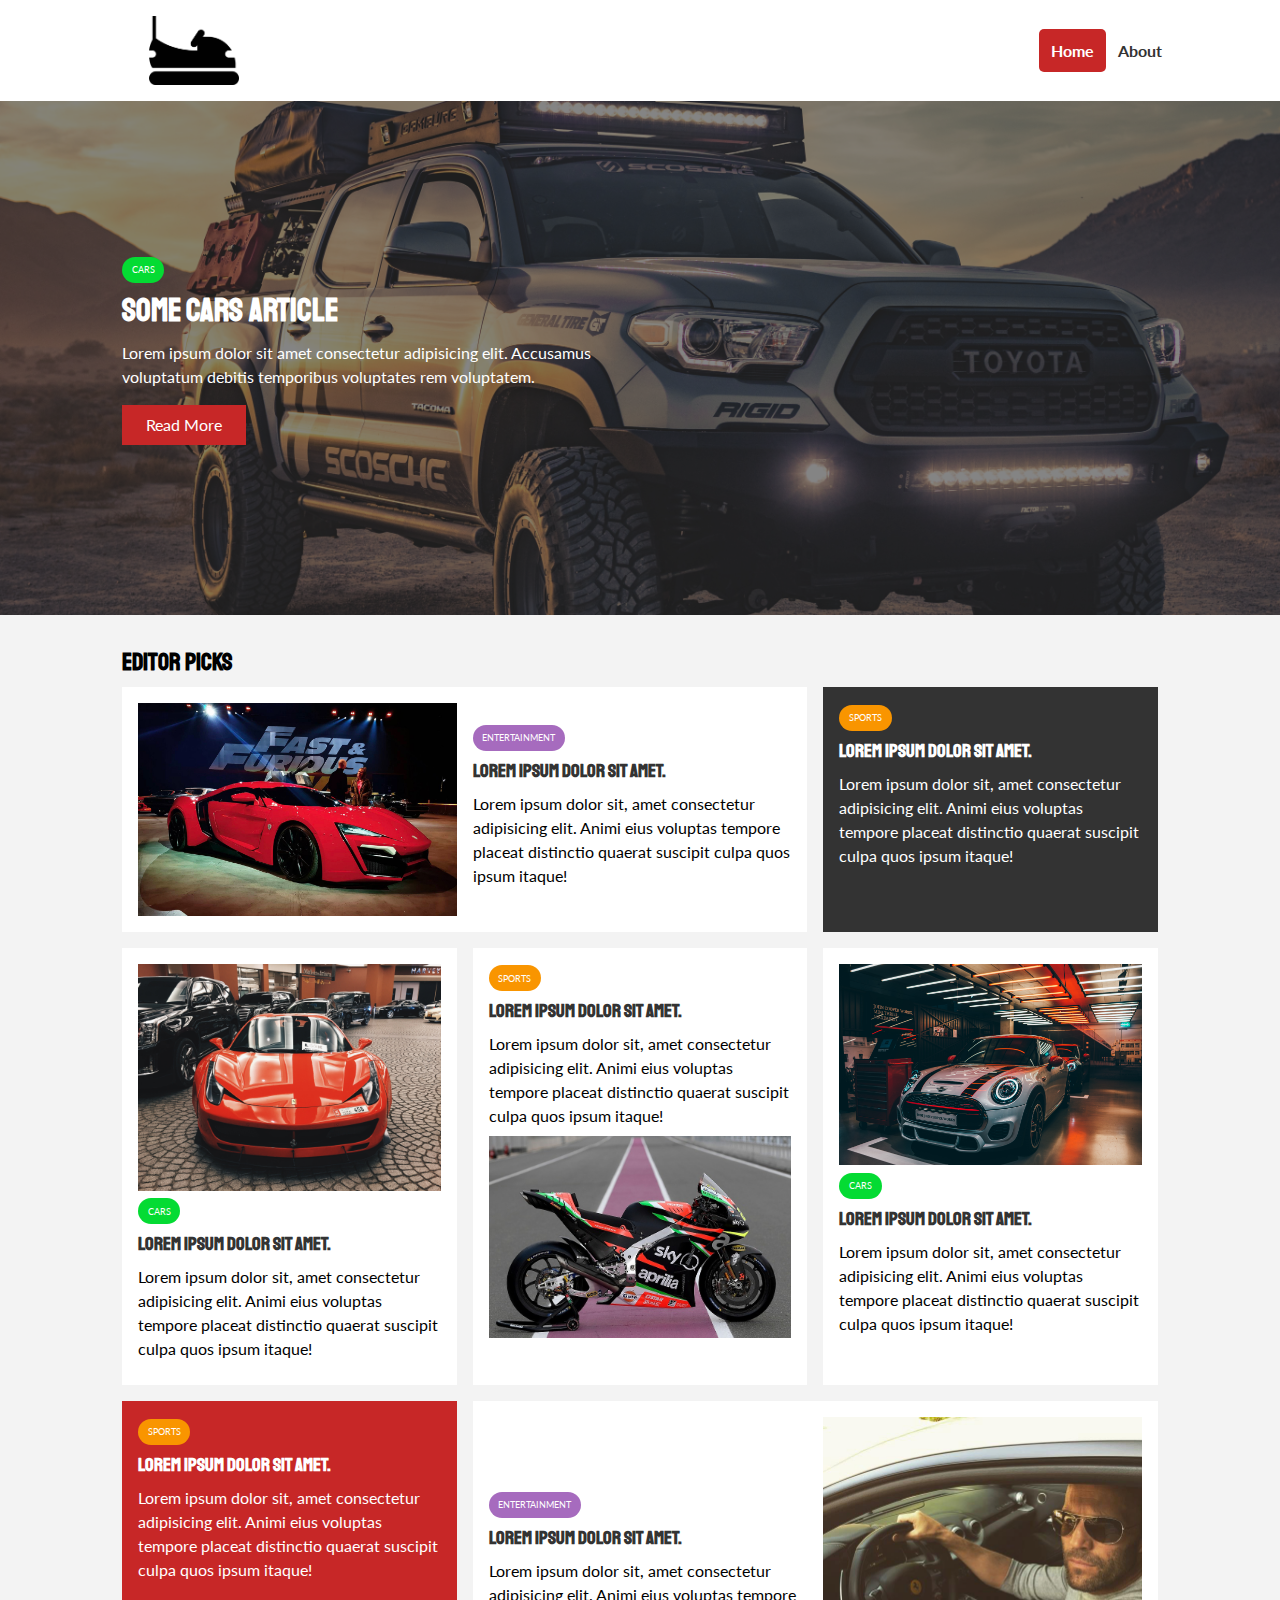
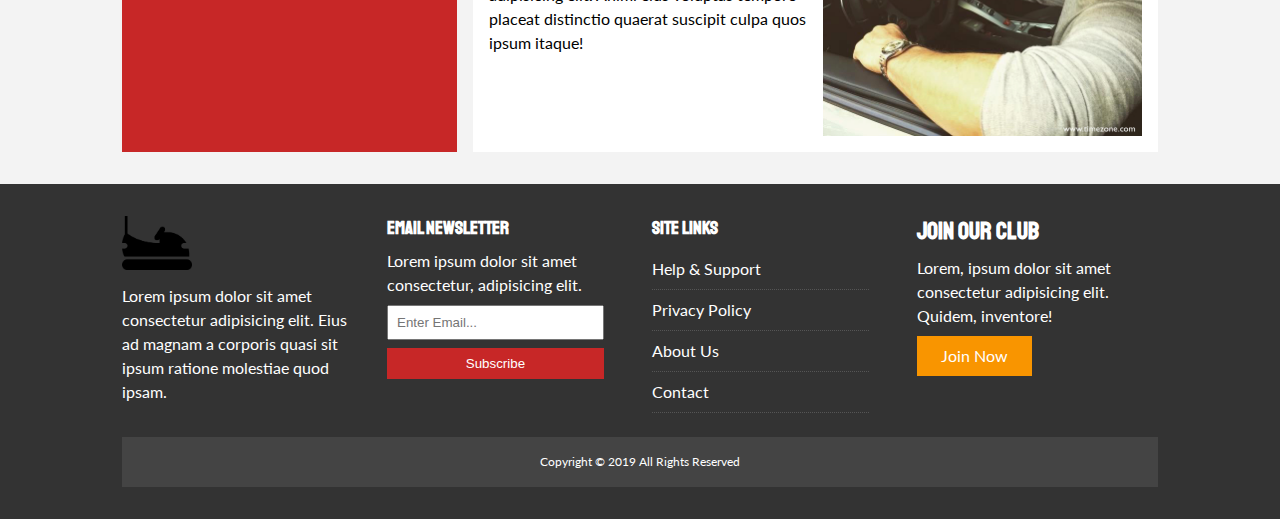
<file: index.html>
<!DOCTYPE html>
<html lang="en">
<head>
  <meta charset="UTF-8">
  <meta name="viewport" content="width=device-width, initial-scale=1.0">
  <meta http-equiv="X-UA-Compatible" content="ie=edge">
  <link rel="stylesheet" media="screen and (max-width: 768px)" href="css/mobile.css">
  <link rel="stylesheet" href="css/style.css">
  <link rel="stylesheet" href="https://use.fontawesome.com/releases/v5.9.0/css/all.css" 
  integrity="sha384-i1LQnF23gykqWXg6jxC2ZbCbUMxyw5gLZY6UiUS98LYV5unm8GWmfkIS6jqJfb4E" 
  crossorigin="anonymous">
  <link rel="shortcut icon" type="image/x-icon" href="/favicon.ico">
  <link href="https://fonts.googleapis.com/css?family=Lato|Staatliches&display=swap" rel="stylesheet">
  <title>News Grid | Latest News</title>
</head>
<body>
  <!-- Navbar --> 
  <nav id="main-nav">
    <div class="container">
      <img src="img/logo.png" alt="NewsGrid" class="logo">
      <div class="social">
        <a href="https://web.facebook.com/lalic.zeljko.3" target="_blank"><i class="fab fa-facebook fa-2x"></i></a>
        <a href="http://twitter.com" target="_blank"><i class="fab fa-twitter fa-2x"></i></a>
        <a href="https://www.instagram.com/laliczeljko/" target="_blank"><i class="fab fa-instagram fa-2x"></i></a>
        <a href="https://www.youtube.com/channel/UCvvAGeaFv92Piyc5FnkAH-A?view_as=subscriber" target="_blank"><i class="fab fa-youtube fa-2x"></i></a>
    </div>
      <ul>
        <li><a class="current" href="index.html">Home</a></li>
        <li><a  href="about.html">About</a></li>
      </ul>
    </div>
  </nav>

  <!-- Showcase -->
  <header id="showcase">
    <div class="container">
      <div class="showcase-container">
       <div class="showcase-content">
         <div class="category category-cars">Cars</div>
           <h1>Some Cars Article</h1>
           <p>Lorem ipsum dolor sit amet consectetur adipisicing elit.
              Accusamus voluptatum debitis temporibus voluptates rem
              voluptatem.</p>
              <a href="article.html" class="btn btn-primary">Read More</a>
       </div>
    </div>
  </div>
  </header>

  <!-- Home Articles -->
  <section id="home-articles" class="py-2">
    <div class="container">
        <h2>Editor Picks</h2>
    <div class="articles-container">
      <article class="card">
         <img src="img/articles/ent1.jpg" alt="">
          <div>
             <div class="category category-ent">Entertainment</div>
              <h3>
               <a href="article.html">Lorem ipsum dolor sit amet.</a>
             </h3>
             <p>Lorem ipsum dolor sit, amet consectetur adipisicing elit. 
               Animi eius voluptas tempore placeat distinctio quaerat suscipit
               culpa quos ipsum itaque!</p>
          </div>
      </article>
      <article class="card bg-dark" >
          <div class="category category-sports">Sports</div>
               <h3>
                <a href="article.html">Lorem ipsum dolor sit amet.</a>
               </h3>
               <p>Lorem ipsum dolor sit, amet consectetur adipisicing elit. 
                Animi eius voluptas tempore placeat distinctio quaerat suscipit
                culpa quos ipsum itaque!</p>
       </article>
       <article class="card">
         <img src="img/articles/car1.jpg" alt="">
          <div class="category category-cars">Cars</div>
               <h3>
                <a href="article.html">Lorem ipsum dolor sit amet.</a>
               </h3>
               <p>Lorem ipsum dolor sit, amet consectetur adipisicing elit. 
                Animi eius voluptas tempore placeat distinctio quaerat suscipit
                culpa quos ipsum itaque!</p>
       </article>
       <article class="card">
          
           <div class="category category-sports">Sports</div>
                <h3>
                 <a href="article.html">Lorem ipsum dolor sit amet.</a>
                </h3>
                <p>Lorem ipsum dolor sit, amet consectetur adipisicing elit. 
                 Animi eius voluptas tempore placeat distinctio quaerat suscipit
                 culpa quos ipsum itaque!</p>
                 <img src="img/articles/sports1.jpg" alt="">
        </article>
        <article class="card">
            <img src="img/articles/car2.jpg" alt="">
             <div class="category category-cars">Cars</div>
                  <h3>
                   <a href="article.html">Lorem ipsum dolor sit amet.</a>
                  </h3>
                  <p>Lorem ipsum dolor sit, amet consectetur adipisicing elit. 
                   Animi eius voluptas tempore placeat distinctio quaerat suscipit
                   culpa quos ipsum itaque!</p>
          </article>
          <article class="card bg-primary">
              <div class="category category-sports">Sports</div>
                   <h3>
                    <a href="article.html">Lorem ipsum dolor sit amet.</a>
                   </h3>
                   <p>Lorem ipsum dolor sit, amet consectetur adipisicing elit. 
                    Animi eius voluptas tempore placeat distinctio quaerat suscipit
                    culpa quos ipsum itaque!</p>
           </article>
           <article class="card">
              <div>
                  <div class="category category-ent">Entertainment</div>
                   <h3>
                    <a href="article.html">Lorem ipsum dolor sit amet.</a>
                  </h3>
                  <p>Lorem ipsum dolor sit, amet consectetur adipisicing elit. 
                    Animi eius voluptas tempore placeat distinctio quaerat suscipit
                    culpa quos ipsum itaque!</p>
               </div>
               <img src="img/articles/ent2.jpg" alt="">
           </article>
    </div>
    </div>
  </section>

  <!-- Footer -->
  <footer id="main-footer" class="py-2">
    <div class="container footer-container">
      <div>
          <img src="img/logo.png" alt="NewsGrid" class="logo">
        <p>Lorem ipsum dolor sit amet consectetur adipisicing elit.
           Eius ad magnam a corporis quasi sit ipsum ratione molestiae
           quod ipsam.</p>
      </div>
      <div>
        <h3>Email Newsletter</h3>
        <p>Lorem ipsum dolor sit amet consectetur, adipisicing elit.</p>
        <form method="POST" data-netlify="true">
          <input name="contact" type="email" name="email" placeholder="Enter Email...">
          <input type="submit" value="Subscribe" class="btn btn-primary">
        </form>
      </div>
      <div>
        <h3>Site Links</h3>
        <ul class="list">
          <li><a href="#">Help & Support</a></li>
          <li><a href="#">Privacy Policy</a></li>
          <li><a href="#">About Us</a></li>
          <li><a href="#">Contact</a></li>
        </ul>
      </div>
      <div>
        <h2>Join Our Club</h2>
        <p>Lorem, ipsum dolor sit amet consectetur adipisicing elit. Quidem, inventore!</p>
        <a href="#" class="btn btn-secondary">Join Now</a>
      </div>
      <div>
        <p>Copyright &copy; 2019 All Rights Reserved</p>
      </div>
    </div>
  </footer>
</body>
</html>
</file>
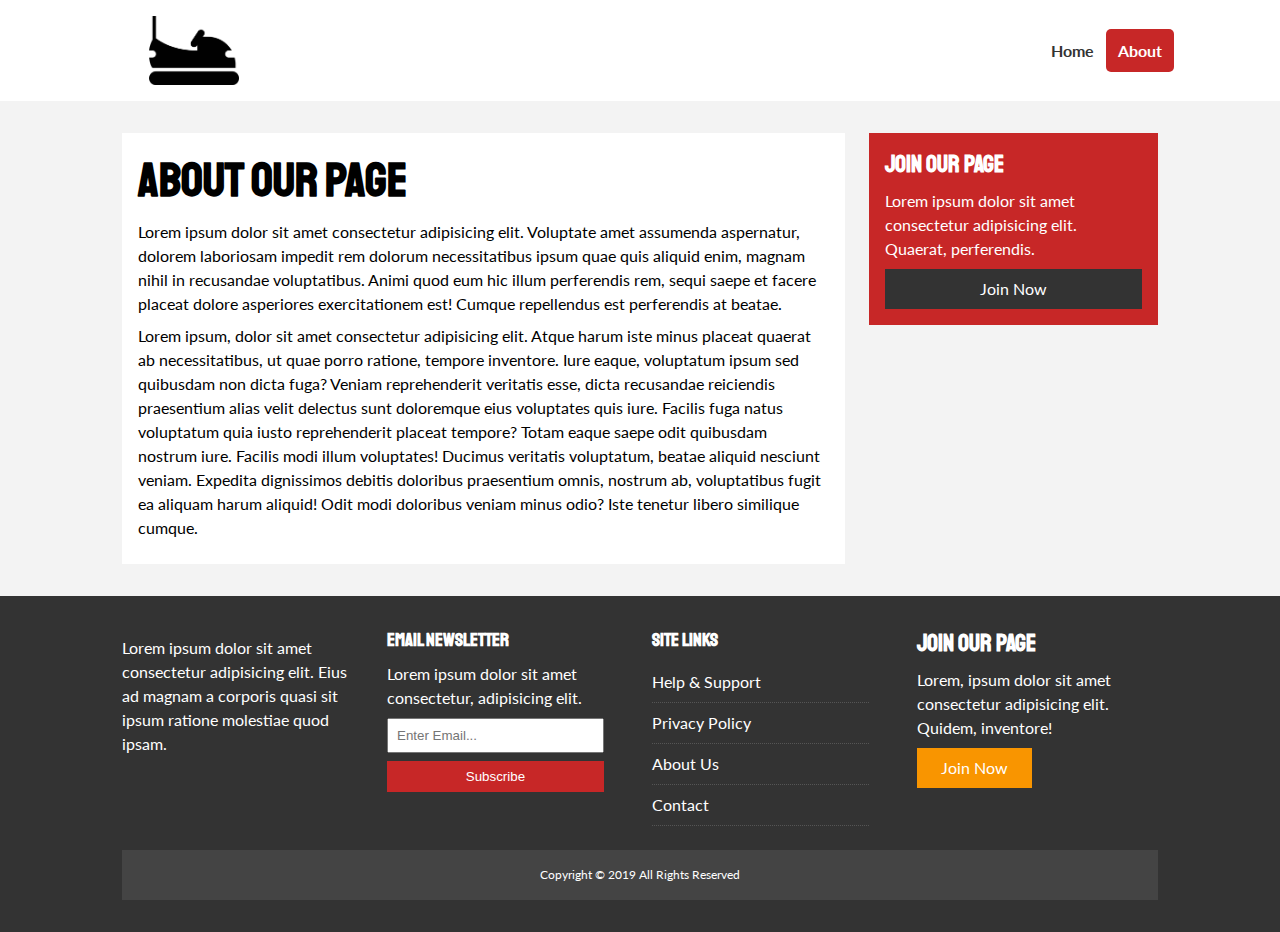
<file: about.html>
<!DOCTYPE html>
<html lang="en">
<head>
  <meta charset="UTF-8">
  <meta name="viewport" content="width=device-width, initial-scale=1.0">
  <meta http-equiv="X-UA-Compatible" content="ie=edge">
  <link rel="stylesheet" media="screen and (max-width: 768px)" href="css/mobile.css">
  <link rel="stylesheet" href="css/style.css">
  <link rel="stylesheet" href="https://use.fontawesome.com/releases/v5.9.0/css/all.css" 
  integrity="sha384-i1LQnF23gykqWXg6jxC2ZbCbUMxyw5gLZY6UiUS98LYV5unm8GWmfkIS6jqJfb4E" 
  crossorigin="anonymous">
  <link rel="shortcut icon" type="image/x-icon" href="/favicon.ico">
  <link href="https://fonts.googleapis.com/css?family=Lato|Staatliches&display=swap" rel="stylesheet">
  <title>News Grid | About</title>
</head>
<body>
  <!-- Navbar -->
  <nav id="main-nav">
    <div class="container">
      <img src="img/logo.png" alt="NewsGrid" class="logo">
      <div class="social">
        <a href="http://facebook.com" target="_blank"><i class="fab fa-facebook fa-2x"></i></a>
        <a href="http://twitter.com" target="_blank"><i class="fab fa-twitter fa-2x"></i></a>
        <a href="http://instagram.com" target="_blank"><i class="fab fa-instagram fa-2x"></i></a>
        <a href="http://youtube.com" target="_blank"><i class="fab fa-youtube fa-2x"></i></a>
      </div>
      <ul>
        <li><a href="index.html">Home</a></li>
        <li><a class="current"href="about.html">About</a></li>
      </ul>
    </div>
  </nav>

  <section id="about">
    <div class="container">
      <div class="page-container">
        <article class="card">
          <h1 class="l-heading">About Our Page</h1>
          <p>Lorem ipsum dolor sit amet consectetur adipisicing elit. 
            Voluptate amet assumenda aspernatur, dolorem laboriosam impedit rem dolorum 
            necessitatibus ipsum quae quis aliquid enim, magnam nihil in recusandae
             voluptatibus. Animi quod eum hic illum perferendis rem, sequi saepe et facere 
             placeat dolore asperiores exercitationem est! Cumque repellendus est perferendis 
             at beatae.</p>
             <p>Lorem ipsum, dolor sit amet consectetur adipisicing elit. Atque harum iste 
               minus placeat quaerat ab necessitatibus, ut quae porro ratione, tempore inventore.
                Iure eaque, voluptatum ipsum sed quibusdam non dicta fuga? Veniam reprehenderit 
                veritatis esse, dicta recusandae reiciendis praesentium alias velit delectus sunt 
                doloremque eius voluptates quis iure. Facilis fuga natus voluptatum quia iusto 
                reprehenderit placeat tempore? Totam eaque saepe odit quibusdam nostrum iure.
                 Facilis modi illum voluptates! Ducimus veritatis voluptatum, beatae aliquid 
                 nesciunt veniam. Expedita dignissimos debitis doloribus praesentium omnis, nostrum 
                 ab, voluptatibus fugit ea aliquam harum aliquid! Odit modi doloribus veniam minus 
                 odio? Iste tenetur libero similique cumque.</p>
        </article>
        <aside class="card bg-primary">
          <h2>Join Our Page</h2>
          <p>Lorem ipsum dolor sit amet consectetur adipisicing elit. Quaerat, perferendis.</p>
          <a href="#" class="btn btn-dark btn-block">Join Now</a>
        </aside>
      </div>
    </div>
  </section>

  <!-- Footer -->
  <footer id="main-footer" class="py-2">
    <div class="container footer-container">
      <div>
        <p>Lorem ipsum dolor sit amet consectetur adipisicing elit.
           Eius ad magnam a corporis quasi sit ipsum ratione molestiae
           quod ipsam.</p>
      </div>
      <div>
        <h3>Email Newsletter</h3>
        <p>Lorem ipsum dolor sit amet consectetur, adipisicing elit.</p>
        <form method="POST" data-netlify="true">
          <input name="contact" type="email" name="email" placeholder="Enter Email...">
          <input type="submit" value="Subscribe" class="btn btn-primary">
        </form>
      </div>
      <div>
        <h3>Site Links</h3>
        <ul class="list">
          <li><a href="#">Help & Support</a></li>
          <li><a href="#">Privacy Policy</a></li>
          <li><a href="#">About Us</a></li>
          <li><a href="#">Contact</a></li>
        </ul>
      </div>
      <div>
        <h2>Join Our Page</h2>
        <p>Lorem, ipsum dolor sit amet consectetur adipisicing elit. Quidem, inventore!</p>
        <a href="#" class="btn btn-secondary">Join Now</a>
      </div>
      <div>
        <p>Copyright &copy; 2019 All Rights Reserved</p>
      </div>
    </div>
  </footer>
</body>
</html>
</file>
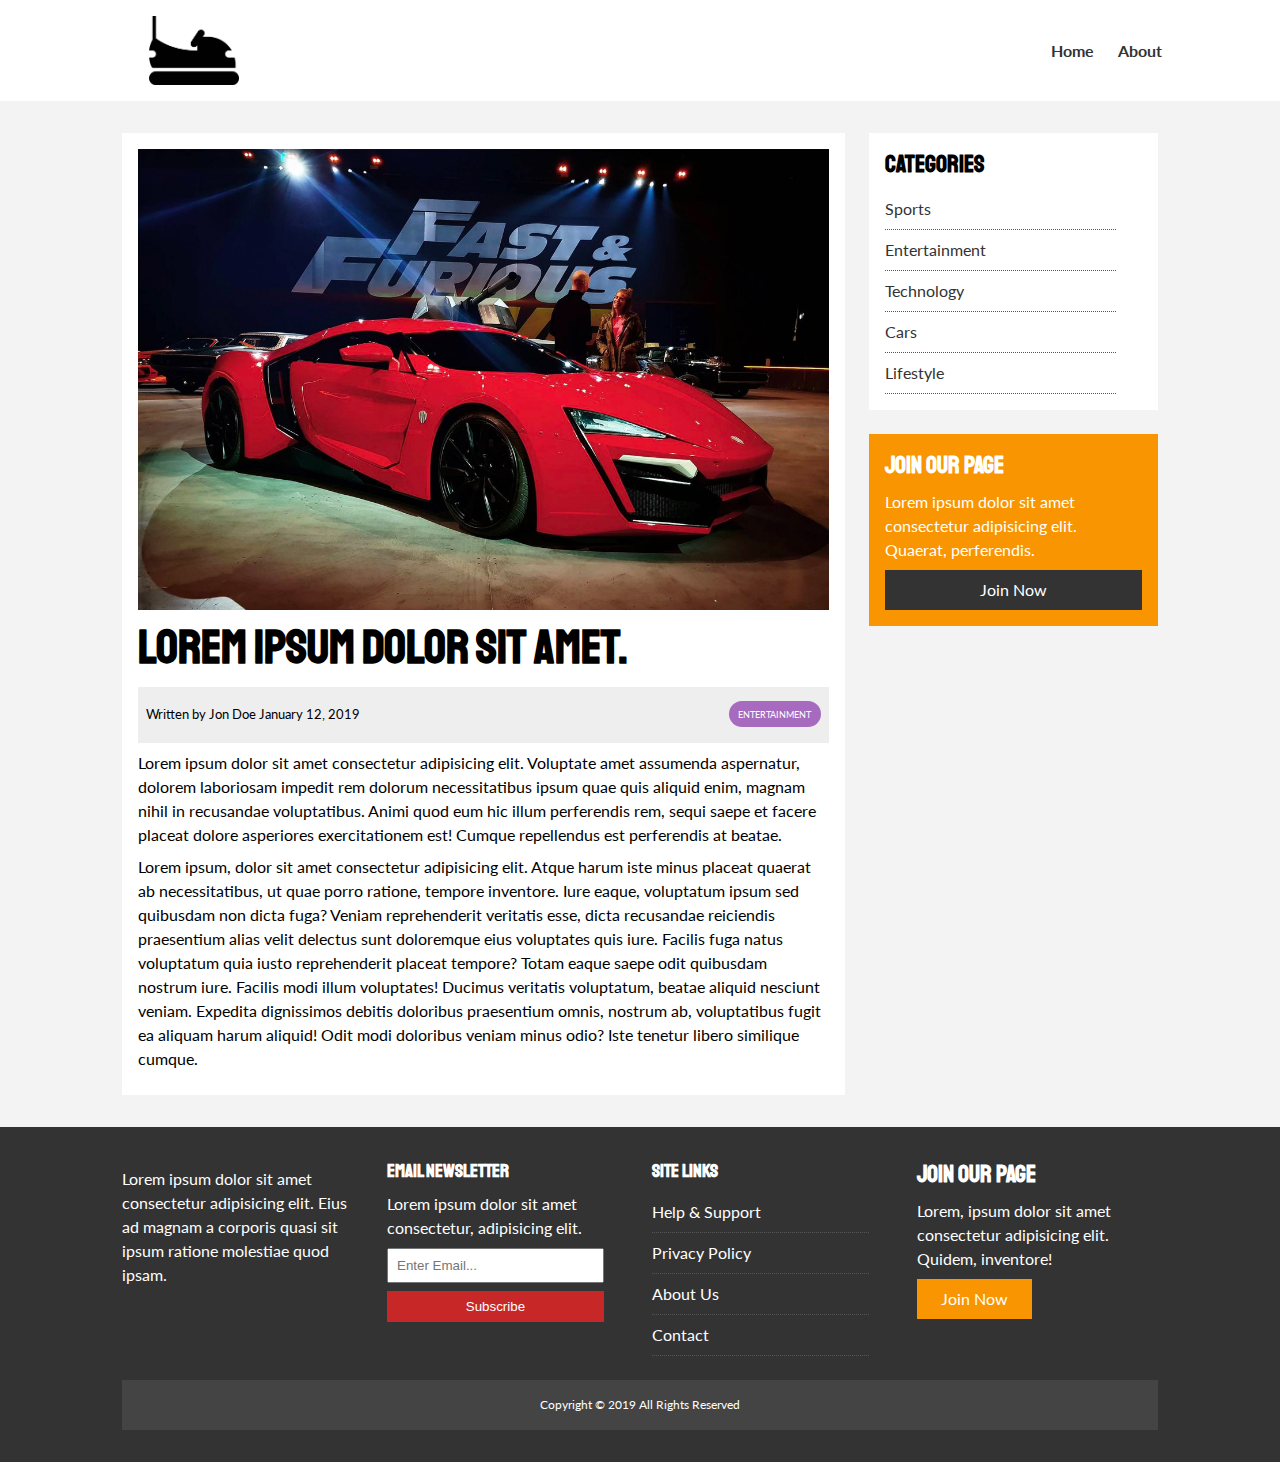
<file: article.html>
<!DOCTYPE html>
<html lang="en">
<head>
  <meta charset="UTF-8">
  <meta name="viewport" content="width=device-width, initial-scale=1.0">
  <meta http-equiv="X-UA-Compatible" content="ie=edge">
  <link rel="stylesheet" media="screen and (max-width: 768px)" href="css/mobile.css">
  <link rel="stylesheet" href="css/style.css">
  <link rel="stylesheet" href="https://use.fontawesome.com/releases/v5.9.0/css/all.css" 
  integrity="sha384-i1LQnF23gykqWXg6jxC2ZbCbUMxyw5gLZY6UiUS98LYV5unm8GWmfkIS6jqJfb4E" 
  crossorigin="anonymous">
  <link rel="shortcut icon" type="image/x-icon" href="/favicon.ico">
  <link href="https://fonts.googleapis.com/css?family=Lato|Staatliches&display=swap" rel="stylesheet">
  <title>News Grid | Article</title>
</head>
<body> 
  <!-- Navbar -->
  <nav id="main-nav">
    <div class="container">
      <img src="img/logo.png" alt="NewsGrid" class="logo">
      <div class="social">
        <a href="http://facebook.com" target="_blank"><i class="fab fa-facebook fa-2x"></i></a>
        <a href="http://twitter.com" target="_blank"><i class="fab fa-twitter fa-2x"></i></a>
        <a href="http://instagram.com" target="_blank"><i class="fab fa-instagram fa-2x"></i></a>
        <a href="http://youtube.com" target="_blank"><i class="fab fa-youtube fa-2x"></i></a>
      </div>
      <ul>
        <li><a href="index.html">Home</a></li>
        <li><a href="about.html">About</a></li>
      </ul>
    </div>
  </nav>

  <section id="article">
    <div class="container">
      <div class="page-container">
        <article class="card">
          <img src="img/articles/ent1.jpg" alt="">
          <h1 class="l-heading">Lorem ipsum dolor sit amet.</h1>
          <div class="meta">
            <small>
              <i class="fas fa-user"></i> Written by Jon Doe January 12, 2019
            </small>
            <div class="category category-ent">Entertainment</div>
          </div>
          <p>Lorem ipsum dolor sit amet consectetur adipisicing elit. 
            Voluptate amet assumenda aspernatur, dolorem laboriosam impedit rem dolorum 
            necessitatibus ipsum quae quis aliquid enim, magnam nihil in recusandae
             voluptatibus. Animi quod eum hic illum perferendis rem, sequi saepe et facere 
             placeat dolore asperiores exercitationem est! Cumque repellendus est perferendis 
             at beatae.</p>
             <p>Lorem ipsum, dolor sit amet consectetur adipisicing elit. Atque harum iste 
               minus placeat quaerat ab necessitatibus, ut quae porro ratione, tempore inventore.
                Iure eaque, voluptatum ipsum sed quibusdam non dicta fuga? Veniam reprehenderit 
                veritatis esse, dicta recusandae reiciendis praesentium alias velit delectus sunt 
                doloremque eius voluptates quis iure. Facilis fuga natus voluptatum quia iusto 
                reprehenderit placeat tempore? Totam eaque saepe odit quibusdam nostrum iure.
                 Facilis modi illum voluptates! Ducimus veritatis voluptatum, beatae aliquid 
                 nesciunt veniam. Expedita dignissimos debitis doloribus praesentium omnis, nostrum 
                 ab, voluptatibus fugit ea aliquam harum aliquid! Odit modi doloribus veniam minus 
                 odio? Iste tenetur libero similique cumque.</p>
        </article>

        <aside id="categories" class="card">
          <h2>Categories</h2>
          <ul class="list">
            <li><a href="#"><i class="fas fa-shevron-right"></i> Sports</a></li>
            <li><a href="#"><i class="fas fa-shevron-right"></i> Entertainment</a></li>
            <li><a href="#"><i class="fas fa-shevron-right"></i> Technology</a></li>
            <li><a href="#"><i class="fas fa-shevron-right"></i> Cars</a></li>
            <li><a href="#"><i class="fas fa-shevron-right"></i> Lifestyle</a></li>
          </ul>
        </aside>

        <aside class="card bg-secondary">
          <h2>Join Our Page</h2>
          <p>Lorem ipsum dolor sit amet consectetur adipisicing elit. Quaerat, perferendis.</p>
          <a href="#" class="btn btn-dark btn-block">Join Now</a>
        </aside>
      </div>
    </div>
  </section>

  <!-- Footer -->
  <footer id="main-footer" class="py-2">
    <div class="container footer-container">
      <div>
        
        <p>Lorem ipsum dolor sit amet consectetur adipisicing elit.
           Eius ad magnam a corporis quasi sit ipsum ratione molestiae
           quod ipsam.</p>
      </div>
      <div>
        <h3>Email Newsletter</h3>
        <p>Lorem ipsum dolor sit amet consectetur, adipisicing elit.</p>
        <form method="POST" data-netlify="true">
          <input name="contact" type="email" name="email" placeholder="Enter Email...">
          <input type="submit" value="Subscribe" class="btn btn-primary">
        </form>
      </div>
      <div>
        <h3>Site Links</h3>
        <ul class="list">
          <li><a href="#">Help & Support</a></li>
          <li><a href="#">Privacy Policy</a></li>
          <li><a href="#">About Us</a></li>
          <li><a href="#">Contact</a></li>
        </ul>
      </div>
      <div>
        <h2>Join Our Page</h2>
        <p>Lorem, ipsum dolor sit amet consectetur adipisicing elit. Quidem, inventore!</p>
        <a href="#" class="btn btn-secondary">Join Now</a>
      </div>
      <div>
        <p>Copyright &copy; 2019 All Rights Reserved</p>
      </div>
    </div>
  </footer>
</body>
</html>
</file>
<file: css/mobile.css>
#main-nav .social {
  position: relative;
  left: 0.5rem;
}

#main-nav .container {
  grid-template-columns: 1fr !important; 
  grid-gap: 1.2rem !important; 
}

#main-nav ul,
#main-nav .logo,
#main-nav h1 {
  justify-self: center !important;
}

#main-nav .logo {
  width: 40px;
}

#showcase .showcase-container {
  grid-template-columns: repeat(1, 1fr) !important;
}

#showcase .showcase-content {
  position: absolute;
  bottom: 0;
  top: 5rem;
  margin: 0;
  padding: 0;
  left: 1rem;
  rigth: 0;
}

#showcase .showcase-content p {
  margin-bottom: 0rem;
}

#home-articles .articles-container {
  grid-template-columns: repeat(2, 1fr) !important;
}

#home-articles .articles-container > *:first-child,
#home-articles .articles-container > *:last-child{
  grid-template-columns: 1fr !important;
  grid-column: 1 !important;
}

@media(max-width: 600px) {
  /* Stack Grid Items */
  #showcase .showcase-container,
  #home-articles .articles-container,
  #main-footer .footer-container {
  grid-template-columns: 1fr !important;
  }

  #main-footer .footer-container > *:last-child {
    grid-column: 1 !important;
  }
  
  #main-footer .footer-container > *:first-child,
  #main-footer .footer-container > *:nth-child(2) {
    border-bottom: #444 dotted 1px !important;
    padding-bottom: 1rem;
  }

  .page-container {
    grid-template-columns: 1fr !important;
    text-align: center !important;
  }

  .page-container > *:first-child {
    grid-row: 1 !important;
  }

  .l-heading {
    font-size: 2rem !important;
  }
}
</file>
<file: css/style.css>
:root {
  --primary-color: #c72727;
  --secondary-color: #f99500;
  --light-color: #f3f3f3;
  --dark-color: #333;
  --max-width: 1100px;
}

.category {
  --sports-color: #f99500;
  --ent-color: #a66bbe;
  --tech-color: #009cff;
  --cars-color: #04db33;
}

* {
  margin: 0;
  padding: 0;
  box-sizing: border-box;
}

body {
  font-family: 'Lato', sans-serif;
  line-height: 1.5;
  background: var(--light-color);
}

a {
  color: #333;
  text-decoration: none;
}

ul {
  list-style: none;
}

p {
  margin: .5rem 0;
}

img {
  width: 100%;
}

h1, h2, h3, h4, h5, h6 {
  font-family: 'Staatliches', cursive;
  margin-bottom: .55rem;
  line-height: 1.3;
}

/* Utility */
.container {
  max-width: var(--max-width);
  margin: auto;
  padding: 0 2rem;
  overflow: hidden;
}

.category {
  display: inline-block;
  color: #fff;
  font-size: 0.55rem;
  text-transform: uppercase;
  padding: 0.4rem 0.6rem;
  border-radius: 15px;
  margin-bottom: 0.5rem;
}

.category-sports { background: var(--sports-color) }
.category-ent { background: var(--ent-color) }
.category-tech { background: var(--tech-color) }
.category-cars { background: var(--cars-color) }

.btn {
  display: inline-block;
  border: none;
  background: var(--dark-color);
  color: #fff;
  padding: 0.5rem 1.5rem;
}

.btn-light { background: bar(--light-color) }
.btn-primary { background: var(--primary-color) }
.btn-secondary { background: var(--secondary-color) }

.btn-block {
  display: block;
  width: 100%;
  text-align: center;
}

.btn:hover {
  opacity: 0.9;
}

.card {
  background: #fff;
  padding: 1rem;
}

.bg-dark {
  background: var(--dark-color);
  color: #fff;
}

.bg-primary {
  background: var(--primary-color);
  color: #fff;
}

.bg-secondary {
  background: var(--secondary-color);
  color: #fff;
}

.bg-dark h1,
.bg-dark h2,
.bg-dark h3,
.bg-dark a,
.bg-primary h1,
.bg-primary h2,
.bg-primary h3,
.bg-primary a,
.bg-secondary h1,
.bg-secondary h2,
.bg-secondary h3,
.bg-secondary a {
  color: #fff;
}

.py-1 { padding: 1.5rem 0 }
.py-2 { padding: 2rem 0 }
.py-3 { padding: 3rem 0 }
.p-1 { padding: 1.5rem 0 }
.p-2 { padding: 2rem 0 }
.p-3 { padding: 3rem 0 }

.l-heading {
  font-size: 3rem;
}

.list li {
  padding: .5rem 0;
  border-bottom: #555 dotted 1px;
  width: 90%;
}

.list li a:hover {
   color: var(--primary-color) !important;
}

/* Inner Page Grid Container */
.page-container {
  display: grid;
  grid-template-columns: 5fr 2fr;
  margin: 2rem 0;
  grid-gap: 1.5rem;
}

.page-container > *:first-child {
  grid-row: 1 / span 3;
}


/* Navigation */
#main-nav {
  background: #fff;
  position: sticky;
  top: 0;
  z-index: 2;
}

#main-nav .container {
  display: grid;
  grid-template-columns: 1fr 6fr 1fr;
  padding: 1rem;
  align-items: center;
}

#main-nav ul {
  justify-self: end;
  display: flex;
}

#main-nav .logo {
  width: 90px;
  justify-self: end;
  
}

#main-nav ul li a {
  padding: 0.75rem;
  font-weight: bold;
}

#main-nav ul li a.current {
   background: var(--primary-color);
   color: #fff;
   border-radius: 5px;
}

#main-nav ul li a:hover {
  background: var(--light-color);
  color: var(--dark-color);
}

#main-nav .social {
  justify-self: center;
}

#main-nav .social i {
  color: #777;
  margin-right: 0.5rem;
}

/* Showcase */
#showcase {
  color: #fff;
  background: #333;
  padding: 2rem;
  position: relative;
}

#showcase:before {
  content: '';
  background: url('../img/featured.jpg') no-repeat center center/cover;
  position: absolute;
  top: 0;
  left: 0;
  width: 100%;
  height: 100%;
  opacity: 0.4;
}

#showcase .showcase-container {
  display: grid;
  grid-template-columns: repeat(2, 1fr);
  justify-content: center;
  align-items: center;
  height: 50vh;
}

#showcase .showcase-content {
  z-index: 1;
  padding-bottom: 1rem;
}

#showcase .showcase-content p {
   margin-bottom: 1rem;
}

/* Home Articles */
#home-articles .articles-container {
  display: grid;
  grid-template-columns: repeat(3, 1fr);
  grid-gap: 1rem;
}

#home-articles .articles-container > *:first-child,
#home-articles .articles-container > *:last-child {
  display: grid;
  grid-template-columns: repeat(2, 1fr);
  grid-gap: 1rem;
  align-items: center;
  grid-column: 1 / span 2;
}

#home-articles .articles-container > *:last-child {
  grid-column: 2 / span 2;
}

#article .meta {
  display: flex;
  justify-content: space-between;
  align-items: center;
  background: #eee;
  padding: 0.5rem;
}

#article .meta .category {
  margin-top: 0.4rem;
}

/* Footer */
#main-footer {
  background: var(--dark-color);
  color: #fff;
}

#main-footer img {
  width: 70px;
}

#main-footer a {
  color: #fff;
}

#main-footer .footer-container {
  display: grid;
  grid-template-columns: repeat(4, 1fr);
  grid-gap: 1.5rem;
}

#main-footer .footer-container > *:last-child {
  background: #444;
  grid-column: 1 / span 4;
  padding: .5rem;
  text-align: center;
  font-size: 0.75rem;
}

#main-footer .footer-container input[type='email'] {
  width: 90%;
  padding: 0.5rem;
  margin-bottom: 0.5rem;
}

#main-footer .footer-container input[type='submit'] {
  width: 90%;
}
</file>
